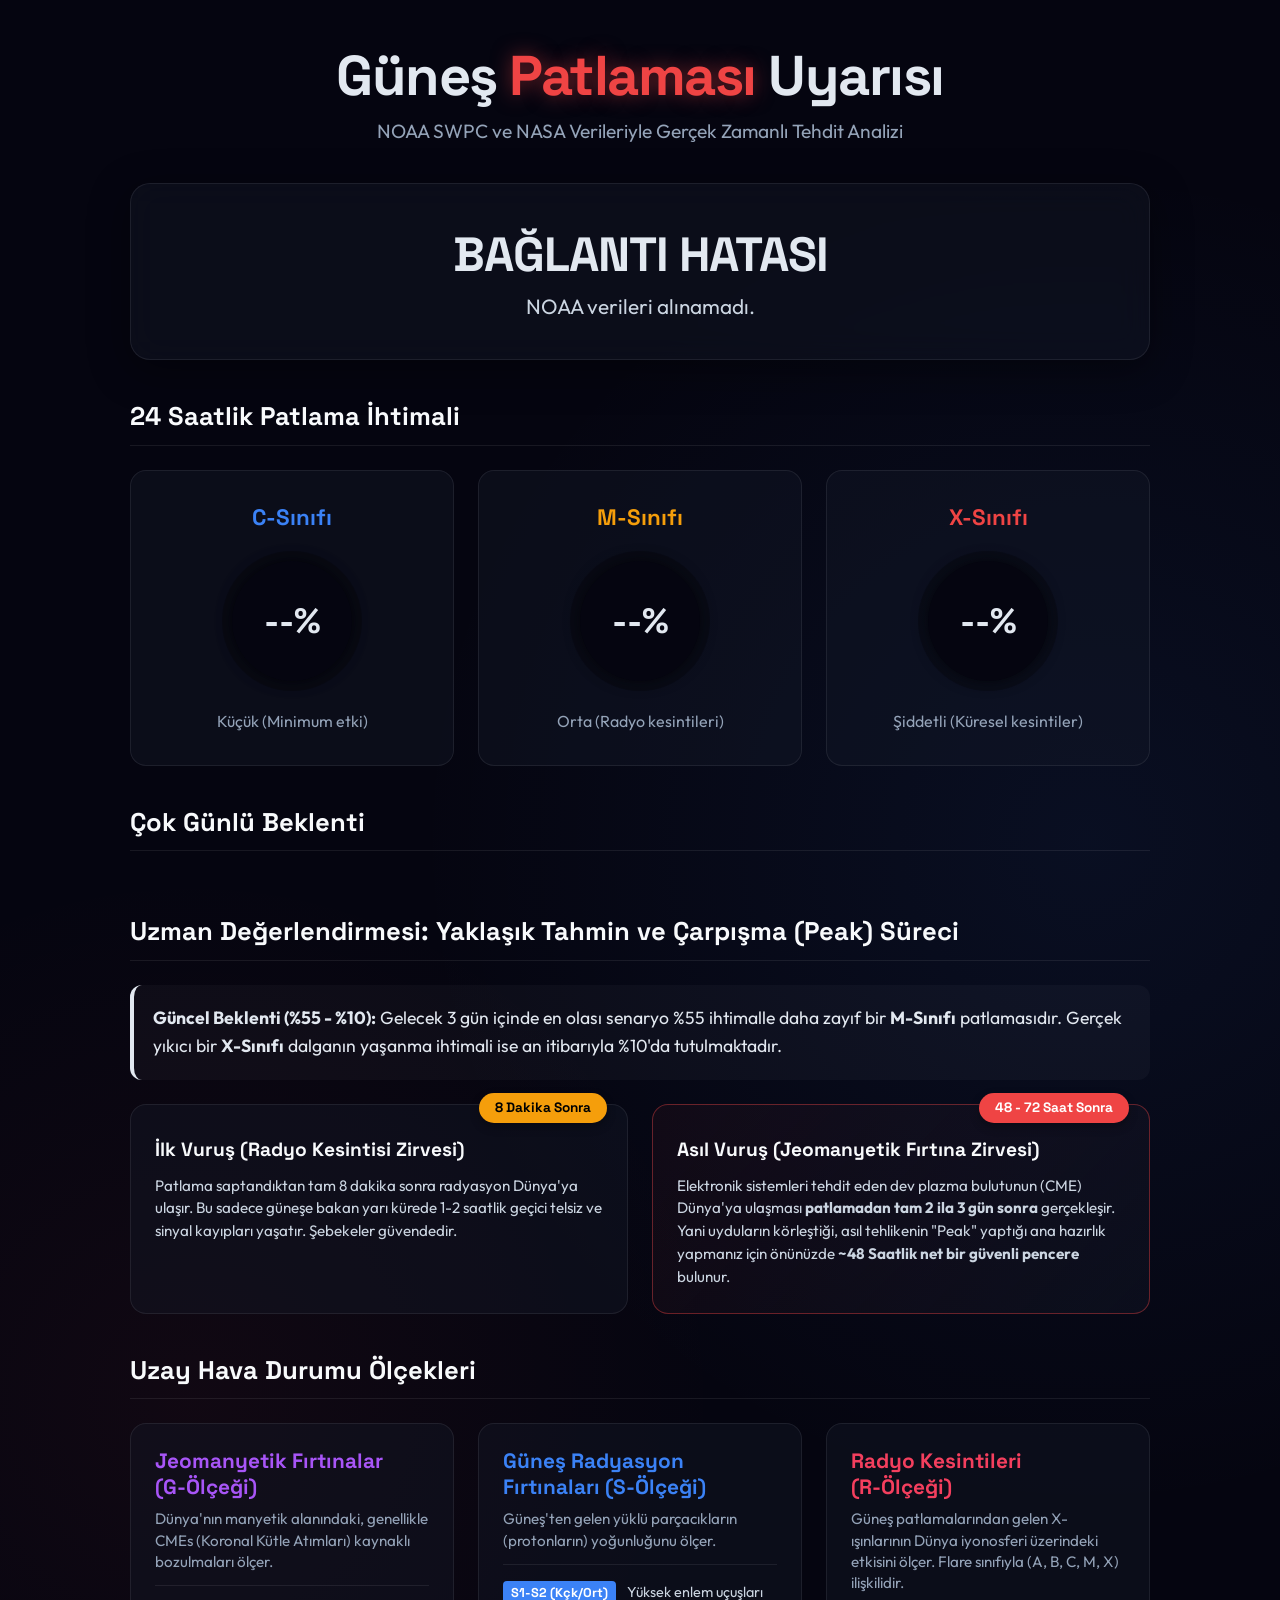
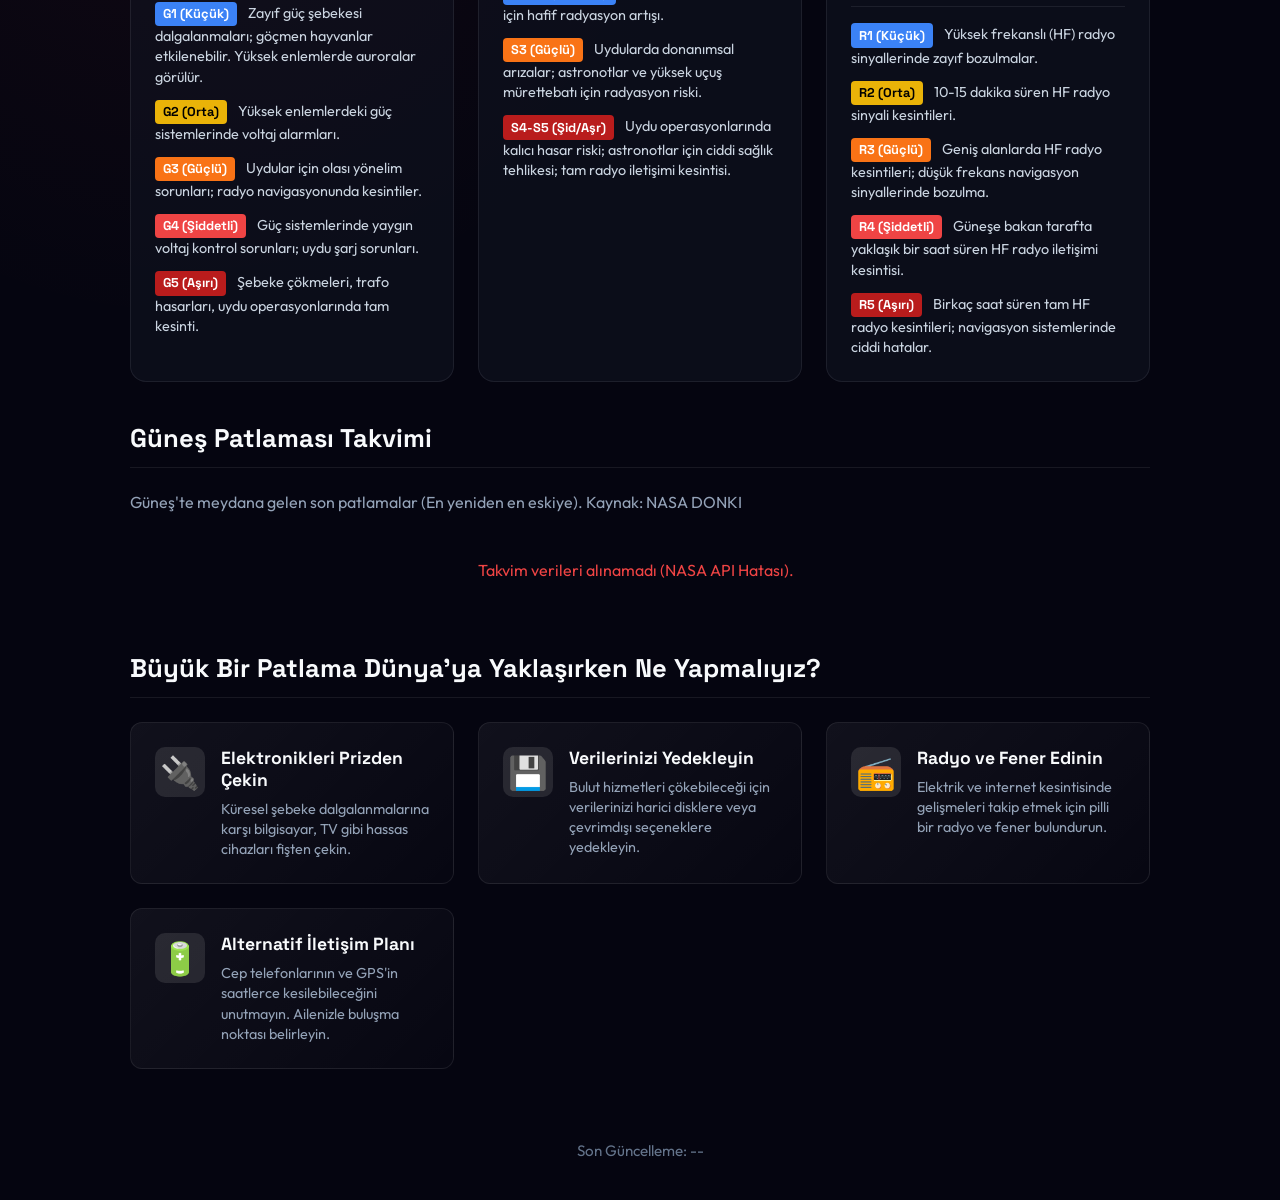
<file: solar-flare-tracker/index.html>
<!DOCTYPE html>
<html lang="tr">
<head>
    <meta charset="UTF-8">
    <meta name="viewport" content="width=device-width, initial-scale=1.0">
    <title>Güneş Patlaması Uyarı Sistemi</title>
    <meta name="description" content="NOAA ve NASA tahminlerine dayanan, yaklaşan güneş patlamalarına yönelik gerçek zamanlı uyarı sistemi.">
    <link rel="stylesheet" href="style.css">
    <!-- Google Fonts -->
    <link rel="preconnect" href="https://fonts.googleapis.com">
    <link rel="preconnect" href="https://fonts.gstatic.com" crossorigin>
    <link href="https://fonts.googleapis.com/css2?family=Outfit:wght@300;500;700&family=Space+Grotesk:wght@400;700&display=swap" rel="stylesheet">
</head>
<body>
    <div id="app">
        <header>
            <h1>Güneş <span>Patlaması</span> Uyarısı</h1>
            <p>NOAA SWPC ve NASA Verileriyle Gerçek Zamanlı Tehdit Analizi</p>
        </header>

        <section id="status-hero" class="hero-card glassmorphism loading">
            <h2 id="threat-level">Veriler Yükleniyor...</h2>
            <p id="threat-message">En son tahminler alınıyor</p>
            <div class="pulse-ring"></div>
        </section>

        <main class="dashboard">
            <div class="panel current-threats">
                <h3>24 Saatlik Patlama İhtimali</h3>
                <div class="card-grid">
                    <div class="flare-card c-class" id="card-c">
                        <h4>C-Sınıfı</h4>
                        <div class="dial"><span id="prob-c">--%</span></div>
                        <p>Küçük (Minimum etki)</p>
                    </div>
                    <div class="flare-card m-class" id="card-m">
                        <h4>M-Sınıfı</h4>
                        <div class="dial"><span id="prob-m">--%</span></div>
                        <p>Orta (Radyo kesintileri)</p>
                    </div>
                    <div class="flare-card x-class" id="card-x">
                        <h4>X-Sınıfı</h4>
                        <div class="dial"><span id="prob-x">--%</span></div>
                        <p>Şiddetli (Küresel kesintiler)</p>
                    </div>
                </div>
            </div>

            <div class="panel forecast-timeline">
                <h3>Çok Günlü Beklenti</h3>
                <div class="timeline" id="forecast-container">
                    <!-- Populated by JS -->
                </div>
            </div>

            <div class="panel expert-assessment">
                <h3>Uzman Değerlendirmesi: Yaklaşık Tahmin ve Çarpışma (Peak) Süreci</h3>
                <div class="assessment-content">
                    <p class="forecast-p"><strong>Güncel Beklenti (%55 - %10):</strong> Gelecek 3 gün içinde en olası senaryo %55 ihtimalle daha zayıf bir <strong>M-Sınıfı</strong> patlamasıdır. Gerçek yıkıcı bir <strong>X-Sınıfı</strong> dalganın yaşanma ihtimali ise an itibarıyla %10'da tutulmaktadır.</p>
                    
                    <div class="impact-timeline">
                        <div class="impact-step">
                            <div class="impact-badge minor-badge">8 Dakika Sonra</div>
                            <h4>İlk Vuruş (Radyo Kesintisi Zirvesi)</h4>
                            <p>Patlama saptandıktan tam 8 dakika sonra radyasyon Dünya'ya ulaşır. Bu sadece güneşe bakan yarı kürede 1-2 saatlik geçici telsiz ve sinyal kayıpları yaşatır. Şebekeler güvendedir.</p>
                        </div>
                        <div class="impact-step warning-step">
                            <div class="impact-badge danger-badge">48 - 72 Saat Sonra</div>
                            <h4>Asıl Vuruş (Jeomanyetik Fırtına Zirvesi)</h4>
                            <p>Elektronik sistemleri tehdit eden dev plazma bulutunun (CME) Dünya'ya ulaşması <strong>patlamadan tam 2 ila 3 gün sonra</strong> gerçekleşir. Yani uyduların körleştiği, asıl tehlikenin "Peak" yaptığı ana hazırlık yapmanız için önünüzde <strong>~48 Saatlik net bir güvenli pencere</strong> bulunur.</p>
                        </div>
                    </div>
                </div>
            </div>

            <div class="panel scales-section">
                <h3>Uzay Hava Durumu Ölçekleri</h3>
                <div class="scales-grid">
                    
                    <div class="scale-card scale-g">
                        <div class="scale-header">
                            <h4>Jeomanyetik Fırtınalar (G-Ölçeği)</h4>
                        </div>
                        <p class="scale-desc">Dünya'nın manyetik alanındaki, genellikle CMEs (Koronal Kütle Atımları) kaynaklı bozulmaları ölçer.</p>
                        <ul class="scale-list">
                            <li><span class="badge badge-minor">G1 (Küçük)</span> Zayıf güç şebekesi dalgalanmaları; göçmen hayvanlar etkilenebilir. Yüksek enlemlerde auroralar görülür.</li>
                            <li><span class="badge badge-med">G2 (Orta)</span> Yüksek enlemlerdeki güç sistemlerinde voltaj alarmları.</li>
                            <li><span class="badge badge-strong">G3 (Güçlü)</span> Uydular için olası yönelim sorunları; radyo navigasyonunda kesintiler.</li>
                            <li><span class="badge badge-severe">G4 (Şiddetli)</span> Güç sistemlerinde yaygın voltaj kontrol sorunları; uydu şarj sorunları.</li>
                            <li><span class="badge badge-extreme">G5 (Aşırı)</span> Şebeke çökmeleri, trafo hasarları, uydu operasyonlarında tam kesinti.</li>
                        </ul>
                    </div>
                    
                    <div class="scale-card scale-s">
                        <div class="scale-header">
                            <h4>Güneş Radyasyon Fırtınaları (S-Ölçeği)</h4>
                        </div>
                        <p class="scale-desc">Güneş'ten gelen yüklü parçacıkların (protonların) yoğunluğunu ölçer.</p>
                        <ul class="scale-list">
                            <li><span class="badge badge-minor">S1-S2 (Kçk/Ort)</span> Yüksek enlem uçuşları için hafif radyasyon artışı.</li>
                            <li><span class="badge badge-strong">S3 (Güçlü)</span> Uydularda donanımsal arızalar; astronotlar ve yüksek uçuş mürettebatı için radyasyon riski.</li>
                            <li><span class="badge badge-extreme">S4-S5 (Şid/Aşr)</span> Uydu operasyonlarında kalıcı hasar riski; astronotlar için ciddi sağlık tehlikesi; tam radyo iletişimi kesintisi.</li>
                        </ul>
                    </div>
                    
                    <div class="scale-card scale-r">
                        <div class="scale-header">
                            <h4>Radyo Kesintileri (R-Ölçeği)</h4>
                        </div>
                        <p class="scale-desc">Güneş patlamalarından gelen X-ışınlarının Dünya iyonosferi üzerindeki etkisini ölçer. Flare sınıfıyla (A, B, C, M, X) ilişkilidir.</p>
                        <ul class="scale-list">
                            <li><span class="badge badge-minor">R1 (Küçük)</span> Yüksek frekanslı (HF) radyo sinyallerinde zayıf bozulmalar.</li>
                            <li><span class="badge badge-med">R2 (Orta)</span> 10-15 dakika süren HF radyo sinyali kesintileri.</li>
                            <li><span class="badge badge-strong">R3 (Güçlü)</span> Geniş alanlarda HF radyo kesintileri; düşük frekans navigasyon sinyallerinde bozulma.</li>
                            <li><span class="badge badge-severe">R4 (Şiddetli)</span> Güneşe bakan tarafta yaklaşık bir saat süren HF radyo iletişimi kesintisi.</li>
                            <li><span class="badge badge-extreme">R5 (Aşırı)</span> Birkaç saat süren tam HF radyo kesintileri; navigasyon sistemlerinde ciddi hatalar.</li>
                        </ul>
                    </div>
                </div>
            </div>

            <div class="panel calendar-panel">
                <h3>Güneş Patlaması Takvimi</h3>
                <p class="panel-desc">Güneş'te meydana gelen son patlamalar (En yeniden en eskiye). Kaynak: NASA DONKI</p>
                <div class="calendar-list" id="calendar-container">
                    <div class="loading-calendar">
                        <div class="pulse-ring-small"></div>
                        <p>Takvim verileri yüklenirken bekleyiniz...</p>
                    </div>
                </div>
            </div>

            <div class="panel emergency-guide">
                <h3>Büyük Bir Patlama Dünya'ya Yaklaşırken Ne Yapmalıyız?</h3>
                <div class="guide-grid">
                    <div class="guide-item">
                        <div class="guide-icon">🔌</div>
                        <div class="guide-content">
                            <h4>Elektronikleri Prizden Çekin</h4>
                            <p>Küresel şebeke dalgalanmalarına karşı bilgisayar, TV gibi hassas cihazları fişten çekin.</p>
                        </div>
                    </div>
                    <div class="guide-item">
                        <div class="guide-icon">💾</div>
                        <div class="guide-content">
                            <h4>Verilerinizi Yedekleyin</h4>
                            <p>Bulut hizmetleri çökebileceği için verilerinizi harici disklere veya çevrimdışı seçeneklere yedekleyin.</p>
                        </div>
                    </div>
                    <div class="guide-item">
                        <div class="guide-icon">📻</div>
                        <div class="guide-content">
                            <h4>Radyo ve Fener Edinin</h4>
                            <p>Elektrik ve internet kesintisinde gelişmeleri takip etmek için pilli bir radyo ve fener bulundurun.</p>
                        </div>
                    </div>
                    <div class="guide-item">
                        <div class="guide-icon">🔋</div>
                        <div class="guide-content">
                            <h4>Alternatif İletişim Planı</h4>
                            <p>Cep telefonlarının ve GPS'in saatlerce kesilebileceğini unutmayın. Ailenizle buluşma noktası belirleyin.</p>
                        </div>
                    </div>
                </div>
            </div>
            
            <div class="panel data-meta">
                <p>Son Güncelleme: <span id="last-updated">--</span></p>
            </div>
        </main>
    </div>
    <script src="script.js"></script>
</body>
</html>
</file>
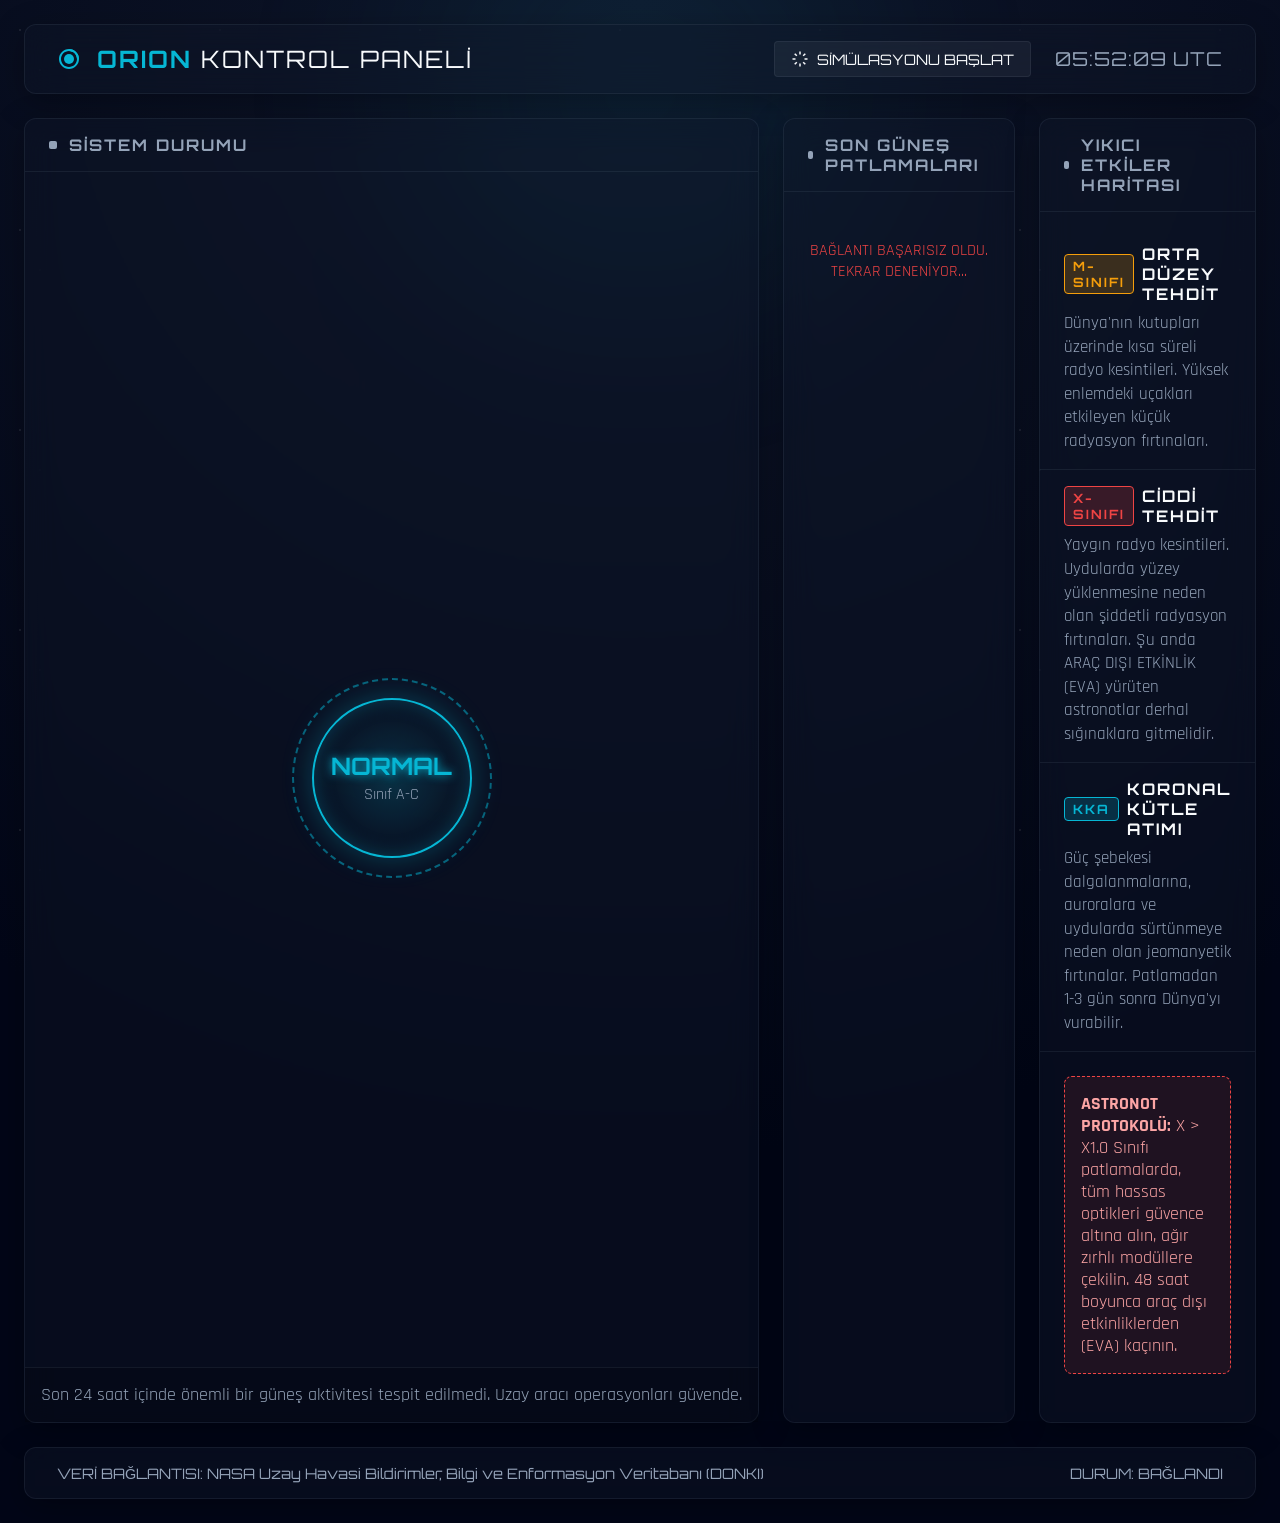
<file: spaceapp-alerts/index.html>
<!DOCTYPE html>
<html lang="tr">
<head>
    <meta charset="UTF-8">
    <meta name="viewport" content="width=device-width, initial-scale=1.0">
    <meta name="description" content="Yaklaşan güneş patlamaları ve öngörülen etkileri hakkında gerçek zamanlı uyarılar sağlayan bir uzay kontrol paneli.">
    <title>ORION // UZAY HAVASI UYARI SİSTEMİ</title>
    
    <!-- Google Fonts -->
    <link rel="preconnect" href="https://fonts.googleapis.com">
    <link rel="preconnect" href="https://fonts.gstatic.com" crossorigin>
    <link href="https://fonts.googleapis.com/css2?family=Orbitron:wght@400;500;700;900&family=Rajdhani:wght@400;500;600;700&display=swap" rel="stylesheet">
    
    <!-- Main Styles -->
    <link rel="stylesheet" href="styles.css">
</head>
<body class="theme-normal">
    
    <!-- Decorative Background Elements -->
    <div class="stars"></div>
    <div class="flare-glow" id="ambient-glow"></div>

    <!-- Main App Container -->
    <div class="app-container">
        
        <!-- Header Section -->
        <header class="top-nav glass-panel">
            <div class="brand">
                <svg width="24" height="24" viewBox="0 0 24 24" fill="none" class="icon-brand" xmlns="http://www.w3.org/2000/svg">
                    <path d="M12 2C6.48 2 2 6.48 2 12s4.48 10 10 10 10-4.48 10-10S17.52 2 12 2zm0 18c-4.41 0-8-3.59-8-8s3.59-8 8-8 8 3.59 8 8-3.59 8-8 8z" fill="currentColor"/>
                    <circle cx="12" cy="12" r="5" fill="currentColor"/>
                    <path d="M22 12h-2c0-4.41-3.59-8-8-8V2c5.52 0 10 4.48 10 10z" fill="currentColor"/>
                </svg>
                <h1>ORION <span>KONTROL PANELİ</span></h1>
            </div>
            
            <div class="controls">
                <button id="sim-btn" class="btn warning-btn">
                    <svg width="18" height="18" viewBox="0 0 24 24" fill="none" stroke="currentColor" stroke-width="2"><path d="M12 2v4m0 12v4M4.93 4.93l2.83 2.83m8.48 8.48l2.83 2.83M2 12h4m12 0h4M4.93 19.07l2.83-2.83m8.48-8.48l2.83-2.83"/></svg>
                    SİMÜLASYONU BAŞLAT
                </button>
                <div class="time-display" id="clock">00:00:00 UTC</div>
            </div>
        </header>

        <main class="dashboard-grid">
            
            <!-- Center piece: Threat Level Indicator -->
            <section class="threat-level glass-panel primary-box" id="threat-panel">
                <h2 class="panel-heading">SİSTEM DURUMU</h2>
                
                <div class="status-dial">
                    <div class="dial-ring"></div>
                    <div class="dial-core" id="dial-core">
                        <span class="threat-text" id="threat-text">NORMAL</span>
                        <span class="threat-class" id="threat-class">Sınıf A-C</span>
                    </div>
                </div>
                
                <div class="status-marquee">
                    <span id="marquee-text">Son 24 saat içinde önemli bir güneş aktivitesi tespit edilmedi. Uzay aracı operasyonları güvende.</span>
                </div>
            </section>

            <!-- Left piece: Recent Events -->
            <section class="events-log glass-panel">
                <h2 class="panel-heading">SON GÜNEŞ PATLAMALARI</h2>
                
                <div class="events-container" id="events-list">
                    <div class="loading-state">
                        <div class="spinner"></div>
                        <p>NASA DONKI API ile bağlantı kuruluyor...</p>
                    </div>
                    <!-- JS Injected events go here -->
                </div>
            </section>

            <!-- Right piece: Destructive Effects -->
            <section class="destruction-guide glass-panel">
                <h2 class="panel-heading">YIKICI ETKİLER HARİTASI</h2>
                
                <div class="guide-item class-m">
                    <h3><span class="badge badge-m">M-SINIFI</span> Orta Düzey Tehdit</h3>
                    <p>Dünya'nın kutupları üzerinde kısa süreli radyo kesintileri. Yüksek enlemdeki uçakları etkileyen küçük radyasyon fırtınaları.</p>
                </div>
                <div class="guide-item class-x">
                    <h3><span class="badge badge-x">X-SINIFI</span> Ciddi Tehdit</h3>
                    <p>Yaygın radyo kesintileri. Uydularda yüzey yüklenmesine neden olan şiddetli radyasyon fırtınaları. Şu anda ARAÇ DIŞI ETKİNLİK (EVA) yürüten astronotlar derhal sığınaklara gitmelidir.</p>
                </div>
                <div class="guide-item class-cme">
                    <h3><span class="badge badge-cme">KKA</span> Koronal Kütle Atımı</h3>
                    <p>Güç şebekesi dalgalanmalarına, auroralara ve uydularda sürtünmeye neden olan jeomanyetik fırtınalar. Patlamadan 1-3 gün sonra Dünya'yı vurabilir.</p>
                </div>
                
                <div class="astronaut-warning">
                    <strong>ASTRONOT PROTOKOLÜ:</strong> X > X1.0 Sınıfı patlamalarda, tüm hassas optikleri güvence altına alın, ağır zırhlı modüllere çekilin. 48 saat boyunca araç dışı etkinliklerden (EVA) kaçının.
                </div>
            </section>
        </main>
        
        <footer class="bottom-bar glass-panel">
            <p>VERİ BAĞLANTISI: NASA Uzay Havasi Bildirimler, Bilgi ve Enformasyon Veritabanı (DONKI)</p>
            <p>DURUM: <span id="connection-status">BAĞLANDI</span></p>
        </footer>
    </div>

    <!-- Alert Audio (Base64 or synthesized in JS, JS will handle it) -->
    <script src="app.js"></script>
</body>
</html>
</file>
<file: solar-flare-tracker/style.css>
:root {
    --bg-color: #050510;
    --text-color: #e2e8f0;
    --glass-bg: rgba(20, 25, 40, 0.4);
    --glass-border: rgba(255, 255, 255, 0.08);
    
    --c-color: #3b82f6; /* Blueish for Minor */
    --m-color: #f59e0b; /* Amber/Orange for Mod */
    --x-color: #ef4444; /* Red for Extreme */
    --safe-color: #10b981; /* Green */
    
    --g-color: #a855f7; /* Purple for G scale */
    --s-color: #3b82f6; /* Blue for S scale */
    --r-color: #f43f5e; /* Rose for R scale */
    
    --badge-minor: #3b82f6; 
    --badge-med: #eab308;
    --badge-strong: #f97316;
    --badge-severe: #ef4444;
    --badge-extreme: #b91c1c;
}

* {
    box-sizing: border-box;
    margin: 0;
    padding: 0;
}

body {
    background-color: var(--bg-color);
    color: var(--text-color);
    font-family: 'Outfit', sans-serif;
    min-height: 100vh;
    display: flex;
    justify-content: center;
    background-image: 
        radial-gradient(circle at 15% 50%, rgba(239, 68, 68, 0.05), transparent 30%),
        radial-gradient(circle at 85% 30%, rgba(59, 130, 246, 0.08), transparent 30%);
}

h1, h2, h3, h4 {
    font-family: 'Space Grotesk', sans-serif;
}

#app {
    width: 100%;
    max-width: 1100px;
    padding: 2.5rem;
    display: flex;
    flex-direction: column;
    gap: 2.5rem;
}

header {
    text-align: center;
    animation: fadeInDown 0.8s ease-out;
}

header h1 {
    font-size: 3.5rem;
    font-weight: 700;
    letter-spacing: -1.5px;
    margin-bottom: 0.5rem;
}

header h1 span {
    color: var(--x-color);
    text-shadow: 0 0 20px rgba(239, 68, 68, 0.5);
}

header p {
    color: #94a3b8;
    font-size: 1.2rem;
}

.glassmorphism {
    background: var(--glass-bg);
    backdrop-filter: blur(16px);
    -webkit-backdrop-filter: blur(16px);
    border: 1px solid var(--glass-border);
    border-radius: 20px;
    padding: 2.5rem;
    box-shadow: 0 10px 40px 0 rgba(0, 0, 0, 0.4);
}

.hero-card {
    text-align: center;
    position: relative;
    overflow: hidden;
    transition: all 0.5s ease;
}

.hero-card.threat-safe {
    border-color: rgba(16, 185, 129, 0.3);
    background: linear-gradient(180deg, rgba(16, 185, 129, 0.05) 0%, var(--glass-bg) 100%);
}
.hero-card.threat-safe h2 { color: var(--safe-color); text-shadow: 0 0 20px rgba(16, 185, 129, 0.3); }

.hero-card.threat-moderate {
    border-color: rgba(245, 158, 11, 0.4);
    background: linear-gradient(180deg, rgba(245, 158, 11, 0.05) 0%, var(--glass-bg) 100%);
}
.hero-card.threat-moderate h2 { color: var(--m-color); text-shadow: 0 0 20px rgba(245, 158, 11, 0.4); }

.hero-card.threat-extreme {
    border-color: rgba(239, 68, 68, 0.6);
    background: linear-gradient(180deg, rgba(239, 68, 68, 0.1) 0%, var(--glass-bg) 100%);
    animation: pulseBorder 2s infinite;
}
.hero-card.threat-extreme h2 { color: var(--x-color); text-shadow: 0 0 30px rgba(239, 68, 68, 0.6); }

.hero-card h2 {
    font-size: 3rem;
    margin-bottom: 0.5rem;
    z-index: 2;
    position: relative;
    letter-spacing: -1px;
    text-transform: uppercase;
}

.hero-card p {
    font-size: 1.3rem;
    color: #cbd5e1;
    z-index: 2;
    position: relative;
}

.loading .pulse-ring {
    position: absolute;
    top: 50%;
    left: 50%;
    transform: translate(-50%, -50%);
    width: 60px;
    height: 60px;
    border: 3px solid transparent;
    border-top-color: #94a3b8;
    border-radius: 50%;
    animation: spin 1s linear infinite;
    z-index: 1;
}

.dashboard {
    display: flex;
    flex-direction: column;
    gap: 2.5rem;
    animation: fadeInUp 0.8s ease-out 0.2s both;
}

.panel h3 {
    margin-bottom: 1.5rem;
    font-size: 1.6rem;
    color: #f8fafc;
    border-bottom: 1px solid var(--glass-border);
    padding-bottom: 0.8rem;
}

.card-grid {
    display: grid;
    grid-template-columns: repeat(auto-fit, minmax(280px, 1fr));
    gap: 1.5rem;
}

.flare-card {
    background: var(--glass-bg);
    backdrop-filter: blur(10px);
    border: 1px solid var(--glass-border);
    border-radius: 16px;
    padding: 2rem;
    text-align: center;
    transition: transform 0.3s cubic-bezier(0.175, 0.885, 0.32, 1.275), box-shadow 0.3s ease;
    cursor: default;
}

.flare-card:hover { transform: translateY(-8px); }
.flare-card.c-class:hover { box-shadow: 0 15px 35px rgba(59, 130, 246, 0.15); border-color: rgba(59, 130, 246, 0.3); }
.flare-card.m-class:hover { box-shadow: 0 15px 35px rgba(245, 158, 11, 0.15); border-color: rgba(245, 158, 11, 0.3); }
.flare-card.x-class.danger { animation: subtleShake 3s infinite; }
.flare-card.x-class:hover { box-shadow: 0 15px 35px rgba(239, 68, 68, 0.25); border-color: rgba(239, 68, 68, 0.4); }

.flare-card h4 {
    font-size: 1.4rem;
    margin-bottom: 1.2rem;
}
.flare-card.c-class h4 { color: var(--c-color); }
.flare-card.m-class h4 { color: var(--m-color); }
.flare-card.x-class h4 { color: var(--x-color); }

.dial {
    width: 140px;
    height: 140px;
    border-radius: 50%;
    margin: 0 auto 1.2rem;
    display: flex;
    align-items: center;
    justify-content: center;
    font-size: 2.2rem;
    font-weight: 700;
    position: relative;
    background: conic-gradient(var(--fill-color) var(--percentage), rgba(255,255,255,0.05) 0);
    box-shadow: inset 0 0 20px rgba(0,0,0,0.5);
    transition: background 1s ease-out;
}

.dial::before {
    content: '';
    position: absolute;
    inset: 10px;
    background: var(--bg-color);
    border-radius: 50%;
    box-shadow: 0 0 15px rgba(0,0,0,0.8);
}

.dial span { position: relative; z-index: 2; font-family: 'Space Grotesk', sans-serif; }
.flare-card.c-class .dial { --fill-color: var(--c-color); }
.flare-card.m-class .dial { --fill-color: var(--m-color); }
.flare-card.x-class .dial { --fill-color: var(--x-color); }

.flare-card.x-class.danger .dial { box-shadow: 0 0 20px rgba(239, 68, 68, 0.4); }

.flare-card p { font-size: 1rem; color: #94a3b8; line-height: 1.4; }

.timeline { display: flex; flex-direction: column; gap: 1rem; }

.timeline-row {
    display: grid;
    grid-template-columns: 120px 1fr;
    background: var(--glass-bg);
    border: 1px solid var(--glass-border);
    border-radius: 12px;
    padding: 1.2rem 1.5rem;
    align-items: center;
    gap: 1rem;
    transition: background 0.2s;
}

.timeline-row:hover { background: rgba(255, 255, 255, 0.05); }

.timeline-date { font-weight: 700; color: #e2e8f0; font-size: 1.1rem; }

.timeline-bars { display: flex; flex-direction: column; gap: 0.8rem; }

.bar-wrapper { display: flex; align-items: center; gap: 1rem; font-size: 0.9rem; }

.bar-label { width: 25px; color: #cbd5e1; font-family: 'Space Grotesk', sans-serif; font-weight: bold; }
.bar-label.m { color: var(--m-color); }
.bar-label.x { color: var(--x-color); }

.bar-container { flex: 1; height: 10px; background: rgba(0,0,0,0.3); border-radius: 5px; overflow: hidden; }

.bar-fill { height: 100%; border-radius: 5px; transition: width 1.5s cubic-bezier(0.22, 1, 0.36, 1); width: 0; }
.bar-fill.m { background: linear-gradient(90deg, transparent, var(--m-color)); box-shadow: 0 0 10px rgba(245, 158, 11, 0.5); }
.bar-fill.x { background: linear-gradient(90deg, transparent, var(--x-color)); box-shadow: 0 0 15px rgba(239, 68, 68, 0.8); }

.bar-value { width: 45px; text-align: right; color: #cbd5e1; font-weight: 700; }

.data-meta { text-align: center; color: #64748b; font-size: 0.95rem; margin-top: 2rem; }

/* Scales Grid Extentional Styles */
.scales-grid {
    display: grid;
    grid-template-columns: repeat(auto-fit, minmax(300px, 1fr));
    gap: 1.5rem;
}

.scale-card {
    background: var(--glass-bg);
    border: 1px solid var(--glass-border);
    border-radius: 16px;
    padding: 1.5rem;
    transition: transform 0.3s ease, border-color 0.3s ease;
}

.scale-card:hover { transform: translateY(-5px); }
.scale-card.scale-g:hover { border-color: var(--g-color); box-shadow: 0 10px 30px rgba(168, 85, 247, 0.15); }
.scale-card.scale-s:hover { border-color: var(--s-color); box-shadow: 0 10px 30px rgba(59, 130, 246, 0.15); }
.scale-card.scale-r:hover { border-color: var(--r-color); box-shadow: 0 10px 30px rgba(244, 63, 94, 0.15); }

.scale-header h4 { font-size: 1.3rem; margin-bottom: 0.5rem; }
.scale-card.scale-g h4 { color: var(--g-color); }
.scale-card.scale-s h4 { color: var(--s-color); }
.scale-card.scale-r h4 { color: var(--r-color); }

.scale-desc {
    color: #94a3b8; font-size: 0.95rem; margin-bottom: 1rem; line-height: 1.4; padding-bottom: 0.8rem; border-bottom: 1px solid var(--glass-border);
}

.scale-list { list-style: none; display: flex; flex-direction: column; gap: 0.8rem; }
.scale-list li { font-size: 0.9rem; color: #cbd5e1; line-height: 1.4; }

.badge {
    display: inline-block; padding: 0.2rem 0.5rem; border-radius: 4px; font-size: 0.8rem; font-weight: 700; margin-right: 0.5rem; color: #fff; font-family: 'Space Grotesk', sans-serif;
}

.badge-minor { background-color: var(--badge-minor); }
.badge-med { background-color: var(--badge-med); color: #000; }
.badge-strong { background-color: var(--badge-strong); }
.badge-severe { background-color: var(--badge-severe); }
.badge-extreme { background-color: var(--badge-extreme); }

/* Calendar Panel Extentional Styles */
.panel-desc { color: #94a3b8; margin-bottom: 1rem; font-size: 1rem; }
.calendar-list { display: flex; flex-direction: column; gap: 0.8rem; max-height: 400px; overflow-y: auto; padding-right: 0.5rem; }

.calendar-list::-webkit-scrollbar { width: 6px; }
.calendar-list::-webkit-scrollbar-track { background: rgba(255, 255, 255, 0.05); border-radius: 4px; }
.calendar-list::-webkit-scrollbar-thumb { background: rgba(255, 255, 255, 0.2); border-radius: 4px; }

.loading-calendar { text-align: center; color: #94a3b8; padding: 2rem; display: flex; flex-direction: column; align-items: center; gap: 1rem; }
.pulse-ring-small { width: 30px; height: 30px; border: 3px solid transparent; border-top-color: var(--text-color); border-radius: 50%; animation: spin 1s linear infinite; }

.calendar-item {
    background: rgba(255, 255, 255, 0.03); border: 1px solid var(--glass-border); border-left: 4px solid var(--text-color); padding: 1rem; border-radius: 8px; display: flex; justify-content: space-between; align-items: center; transition: background 0.2s ease;
}
.calendar-item:hover { background: rgba(255, 255, 255, 0.07); }

.calendar-item.class-x { border-left-color: var(--x-color); }
.calendar-item.class-m { border-left-color: var(--m-color); }
.calendar-item.class-c { border-left-color: var(--c-color); }

.cal-class { font-size: 1.5rem; font-weight: 700; font-family: 'Space Grotesk', sans-serif; color: var(--text-color); min-width: 60px; }
.calendar-item.class-x .cal-class { color: var(--x-color); text-shadow: 0 0 10px rgba(239, 68, 68, 0.5); }
.calendar-item.class-m .cal-class { color: var(--m-color); }
.calendar-item.class-c .cal-class { color: var(--c-color); }

.cal-details { display: flex; flex-direction: column; text-align: right; gap: 0.3rem; }
.cal-date { font-size: 0.95rem; color: #e2e8f0; font-weight: 500; }
.cal-region { font-size: 0.8rem; color: #94a3b8; }

/* Emergency Guide Extentional Styles */
.guide-grid { display: grid; grid-template-columns: repeat(auto-fit, minmax(250px, 1fr)); gap: 1.5rem; }
.guide-item { background: linear-gradient(135deg, rgba(255,255,255,0.05), rgba(255,255,255,0.01)); border: 1px solid var(--glass-border); border-radius: 12px; padding: 1.5rem; display: flex; gap: 1rem; align-items: flex-start; transition: transform 0.3s ease; }
.guide-item:hover { transform: translateY(-5px); border-color: rgba(255, 255, 255, 0.2); }
.guide-icon { font-size: 2rem; background: rgba(255, 255, 255, 0.1); width: 50px; height: 50px; display: flex; align-items: center; justify-content: center; border-radius: 10px; flex-shrink: 0; }
.guide-content h4 { font-size: 1.1rem; margin-bottom: 0.5rem; color: #f8fafc; }
.guide-content p { font-size: 0.9rem; color: #94a3b8; line-height: 1.4; }

@keyframes fadeInDown { from { opacity: 0; transform: translateY(-30px); } to { opacity: 1; transform: translateY(0); } }
@keyframes fadeInUp { from { opacity: 0; transform: translateY(30px); } to { opacity: 1; transform: translateY(0); } }
@keyframes pulseBorder { 0% { border-color: rgba(239, 68, 68, 0.3); box-shadow: 0 0 20px rgba(239, 68, 68, 0.1); } 50% { border-color: rgba(239, 68, 68, 0.8); box-shadow: 0 0 40px rgba(239, 68, 68, 0.3); } 100% { border-color: rgba(239, 68, 68, 0.3); box-shadow: 0 0 20px rgba(239, 68, 68, 0.1); } }
@keyframes subtleShake { 0%, 100% { transform: translateY(0); } 10%, 30%, 50%, 70%, 90% { transform: translateY(-2px); } 20%, 40%, 60%, 80% { transform: translateY(2px); } }
@keyframes spin { 0% { transform: translate(-50%, -50%) rotate(0deg); } 100% { transform: translate(-50%, -50%) rotate(360deg); } }

@media (max-width: 768px) {
    .timeline-row { grid-template-columns: 1fr; gap: 1rem; }
    .timeline-date { border-bottom: 1px solid var(--glass-border); padding-bottom: 0.8rem; }
    #app { padding: 1.5rem; gap: 1.5rem; }
    header h1 { font-size: 2.5rem; }
    .hero-card h2 { font-size: 2.2rem; }
    .scales-grid { grid-template-columns: 1fr; }
    .guide-grid { grid-template-columns: 1fr; }
    .impact-timeline { grid-template-columns: 1fr; }
}

/* Expert Assessment Panel */
.assessment-content { display: flex; flex-direction: column; gap: 1.5rem; }
.forecast-p { font-size: 1.1rem; color: #e2e8f0; line-height: 1.6; background: rgba(255, 255, 255, 0.03); padding: 1.2rem; border-radius: 12px; border-left: 4px solid var(--text-color); }
.forecast-p strong { color: var(--text-color); }
.impact-timeline { display: grid; grid-template-columns: repeat(auto-fit, minmax(300px, 1fr)); gap: 1.5rem; }
.impact-step { background: var(--glass-bg); border: 1px solid var(--glass-border); border-radius: 16px; padding: 1.5rem; position: relative; transition: transform 0.3s ease; }
.impact-step:hover { transform: translateY(-5px); }
.impact-step.warning-step { border-color: rgba(239, 68, 68, 0.4); background: linear-gradient(135deg, rgba(239, 68, 68, 0.05), var(--glass-bg)); }
.impact-step.warning-step:hover { box-shadow: 0 10px 30px rgba(239, 68, 68, 0.15); }
.impact-badge { position: absolute; top: -12px; right: 20px; padding: 0.4rem 1rem; border-radius: 20px; font-size: 0.85rem; font-weight: bold; color: #fff; font-family: 'Space Grotesk', sans-serif; box-shadow: 0 4px 10px rgba(0,0,0,0.3); }
.minor-badge { background: var(--m-color); color: #000; }
.danger-badge { background: var(--x-color); }
.impact-step h4 { font-size: 1.2rem; margin-bottom: 0.8rem; color: #f8fafc; margin-top: 0.5rem; }
.impact-step p { font-size: 0.95rem; color: #cbd5e1; line-height: 1.5; }
</file>
<file: spaceapp-alerts/styles.css>
:root {
    /* Color Palette */
    --bg-deep: #020617;
    --bg-panel: rgba(15, 23, 42, 0.4);
    --border-glass: rgba(148, 163, 184, 0.1);
    
    --text-main: #f8fafc;
    --text-muted: #94a3b8;
    
    --color-normal: #06b6d4;  /* Cyan */
    --color-elevate: #f59e0b; /* Amber */
    --color-critical: #ef4444;/* Red */
    
    --font-head: 'Orbitron', sans-serif;
    --font-body: 'Rajdhani', sans-serif;

    --transition: all 0.3s cubic-bezier(0.4, 0, 0.2, 1);
}

* {
    box-sizing: border-box;
    margin: 0;
    padding: 0;
}

body {
    background-color: var(--bg-deep);
    color: var(--text-main);
    font-family: var(--font-body);
    min-height: 100vh;
    overflow-x: hidden;
    display: flex;
    justify-content: center;
    background-image: radial-gradient(circle at 50% 0%, #0f172a 0%, #020617 70%);
}

.stars {
    position: fixed;
    top: 0; left: 0; right: 0; bottom: 0;
    background-image: 
        radial-gradient(1px 1px at 20px 30px, #ffffff, rgba(0,0,0,0)),
        radial-gradient(1px 1px at 40px 70px, rgba(255,255,255,0.8), rgba(0,0,0,0)),
        radial-gradient(1px 1px at 90px 40px, rgba(255,255,255,0.6), rgba(0,0,0,0));
    background-repeat: repeat;
    background-size: 200px 200px;
    opacity: 0.3;
    z-index: -2;
    animation: drift 100s linear infinite;
}

@keyframes drift {
    from { background-position: 0 0; }
    to { background-position: -1000px 1000px; }
}

.flare-glow {
    position: fixed;
    top: -20vh;
    left: 20vw;
    width: 60vw;
    height: 60vh;
    background: radial-gradient(circle, var(--color-normal) 0%, transparent 70%);
    opacity: 0.1;
    filter: blur(100px);
    z-index: -1;
    transition: var(--transition);
}

.app-container {
    width: 100%;
    max-width: 1400px;
    padding: 1.5rem;
    display: flex;
    flex-direction: column;
    gap: 1.5rem;
}

.glass-panel {
    background: var(--bg-panel);
    backdrop-filter: blur(16px);
    -webkit-backdrop-filter: blur(16px);
    border: 1px solid var(--border-glass);
    border-radius: 12px;
    box-shadow: 0 8px 32px rgba(0, 0, 0, 0.3);
}

/* Typography & Headers */
h1, h2, h3 {
    font-family: var(--font-head);
    letter-spacing: 2px;
    text-transform: uppercase;
}

.panel-heading {
    font-size: 1rem;
    color: var(--text-muted);
    border-bottom: 1px solid var(--border-glass);
    padding: 1rem 1.5rem;
    margin-bottom: 1rem;
    display: flex;
    align-items: center;
}

.panel-heading::before {
    content: '';
    display: inline-block;
    width: 8px;
    height: 8px;
    background: currentColor;
    margin-right: 12px;
    border-radius: 2px;
}

/* Header Section */
.top-nav {
    display: flex;
    justify-content: space-between;
    align-items: center;
    padding: 1rem 2rem;
}

.brand {
    display: flex;
    align-items: center;
    gap: 1rem;
    color: var(--color-normal);
}

.brand h1 {
    font-size: 1.5rem;
    margin: 0;
}

.brand span {
    font-weight: 400;
    color: var(--text-main);
}

.controls {
    display: flex;
    align-items: center;
    gap: 1.5rem;
}

.time-display {
    font-family: var(--font-head);
    font-size: 1.2rem;
    color: var(--text-muted);
    letter-spacing: 1px;
}

.btn {
    appearance: none;
    border: 1px solid var(--border-glass);
    background: rgba(255, 255, 255, 0.05);
    color: var(--text-main);
    padding: 0.5rem 1rem;
    font-family: var(--font-head);
    font-size: 0.9rem;
    border-radius: 4px;
    cursor: pointer;
    display: flex;
    align-items: center;
    gap: 0.5rem;
    transition: var(--transition);
}

.btn:hover {
    background: rgba(255, 255, 255, 0.1);
    transform: translateY(-1px);
}

/* Dashboard Grid */
.dashboard-grid {
    display: grid;
    grid-template-columns: 1fr 2fr 1fr;
    grid-template-rows: auto;
    gap: 1.5rem;
    flex: 1;
}

@media (max-width: 1024px) {
    .dashboard-grid {
        grid-template-columns: 1fr;
    }
}

/* Threat Level */
.threat-level {
    display: flex;
    flex-direction: column;
}

.status-dial {
    flex: 1;
    display: flex;
    justify-content: center;
    align-items: center;
    position: relative;
    padding: 2rem 0;
}

.dial-ring {
    width: 200px;
    height: 200px;
    border-radius: 50%;
    border: 2px dashed var(--color-normal);
    position: absolute;
    animation: spin 30s linear infinite;
    opacity: 0.5;
}

@keyframes spin { 100% { transform: rotate(360deg); } }

.dial-core {
    width: 160px;
    height: 160px;
    border-radius: 50%;
    background: radial-gradient(circle, rgba(6, 182, 212, 0.2) 0%, transparent 70%);
    border: 2px solid var(--color-normal);
    display: flex;
    flex-direction: column;
    justify-content: center;
    align-items: center;
    box-shadow: 0 0 30px rgba(6, 182, 212, 0.3), inset 0 0 20px rgba(6, 182, 212, 0.3);
    z-index: 2;
    transition: var(--transition);
}

.threat-text {
    font-family: var(--font-head);
    font-size: 1.5rem;
    font-weight: 700;
    text-shadow: 0 0 10px currentColor;
    color: var(--color-normal);
    margin-bottom: 0.2rem;
}

.threat-class {
    font-size: 1rem;
    color: var(--text-muted);
}

.status-marquee {
    border-top: 1px solid var(--border-glass);
    padding: 1rem;
    overflow: hidden;
    white-space: nowrap;
    background: rgba(0,0,0,0.2);
}

.status-marquee span {
    display: inline-block;
    color: var(--text-muted);
    font-size: 1.1rem;
    animation: marquee 15s linear infinite;
}

@keyframes marquee {
    0% { transform: translateX(100%); }
    100% { transform: translateX(-100%); }
}

/* Events Log */
.events-container {
    padding: 0 1.5rem 1.5rem 1.5rem;
    display: flex;
    flex-direction: column;
    gap: 1rem;
    max-height: 500px;
    overflow-y: auto;
}

.events-container::-webkit-scrollbar {
    width: 6px;
}
.events-container::-webkit-scrollbar-thumb {
    background: var(--border-glass);
    border-radius: 3px;
}

.event-card {
    background: rgba(0, 0, 0, 0.3);
    border-left: 4px solid var(--color-normal);
    padding: 1rem;
    border-radius: 0 8px 8px 0;
    transition: var(--transition);
}

.event-card:hover {
    background: rgba(255, 255, 255, 0.05);
}

.event-card.m-class { border-left-color: var(--color-elevate); }
.event-card.x-class { border-left-color: var(--color-critical); }

.event-header {
    display: flex;
    justify-content: space-between;
    margin-bottom: 0.5rem;
    font-family: var(--font-head);
}

.event-id { color: var(--text-main); font-weight: bold; }
.event-time { color: var(--text-muted); font-size: 0.9rem; }

.event-body {
    font-size: 1.1rem;
    color: var(--text-muted);
}

.spinner {
    width: 30px; height: 30px;
    border: 3px solid rgba(255,255,255,0.1);
    border-top-color: var(--color-normal);
    border-radius: 50%;
    animation: spin 1s linear infinite;
    margin: 0 auto 1rem auto;
}

.loading-state { text-align: center; color: var(--text-muted); padding: 2rem 0;}

/* Destructive Effects Map */
.destruction-guide {
    display: flex;
    flex-direction: column;
    padding-bottom: 1.5rem;
}

.guide-item {
    padding: 1rem 1.5rem;
    border-bottom: 1px solid var(--border-glass);
}
.guide-item:last-of-type { border-bottom: none; }

.guide-item h3 {
    font-size: 1rem;
    margin-bottom: 0.5rem;
    display: flex;
    align-items: center;
    gap: 0.5rem;
}

.guide-item p {
    color: var(--text-muted);
    font-size: 1.05rem;
    line-height: 1.4;
}

.badge {
    padding: 0.2rem 0.5rem;
    border-radius: 4px;
    font-size: 0.8rem;
    font-weight: 700;
}
.badge-m { background: rgba(245, 158, 11, 0.2); color: var(--color-elevate); border: 1px solid var(--color-elevate); }
.badge-x { background: rgba(239, 68, 68, 0.2); color: var(--color-critical); border: 1px solid var(--color-critical); }
.badge-cme { background: rgba(6, 182, 212, 0.2); color: var(--color-normal); border: 1px solid var(--color-normal); }

.astronaut-warning {
    margin: 1.5rem;
    padding: 1rem;
    background: rgba(239, 68, 68, 0.1);
    border: 1px dashed var(--color-critical);
    color: #fca5a5;
    border-radius: 8px;
    font-size: 1.1rem;
}

/* Bottom Bar */
.bottom-bar {
    display: flex;
    justify-content: space-between;
    padding: 1rem 2rem;
    font-family: var(--font-head);
    font-size: 0.9rem;
    color: var(--text-muted);
}

/* ---------------- THEME OVERRIDES ---------------- */

/* Critical Theme (Red Alert) */
body.theme-critical .brand { color: var(--color-critical); }
body.theme-critical .flare-glow {
    background: radial-gradient(circle, var(--color-critical) 0%, transparent 70%);
    opacity: 0.2;
    animation: flash 2s infinite alternate;
}
@keyframes flash { from { opacity: 0.1; } to { opacity: 0.3; } }
body.theme-critical .dial-ring {
    border-color: var(--color-critical);
    animation: spin 5s linear infinite;
}
body.theme-critical .dial-core {
    border-color: var(--color-critical);
    background: radial-gradient(circle, rgba(239, 68, 68, 0.3) 0%, transparent 70%);
    box-shadow: 0 0 50px rgba(239, 68, 68, 0.5), inset 0 0 30px rgba(239, 68, 68, 0.5);
    animation: pulse 1s infinite alternate;
}
@keyframes pulse { from { transform: scale(1); } to { transform: scale(1.05); } }
body.theme-critical .threat-text { color: var(--color-critical); }
body.theme-critical .panel-heading::before { background: var(--color-critical); }
body.theme-critical .app-container {
    animation: shake 0.5s cubic-bezier(.36,.07,.19,.97) both;
}

@keyframes shake {
  10%, 90% { transform: translate3d(-1px, 0, 0); }
  20%, 80% { transform: translate3d(2px, 0, 0); }
  30%, 50%, 70% { transform: translate3d(-4px, 0, 0); }
  40%, 60% { transform: translate3d(4px, 0, 0); }
}
</file>
